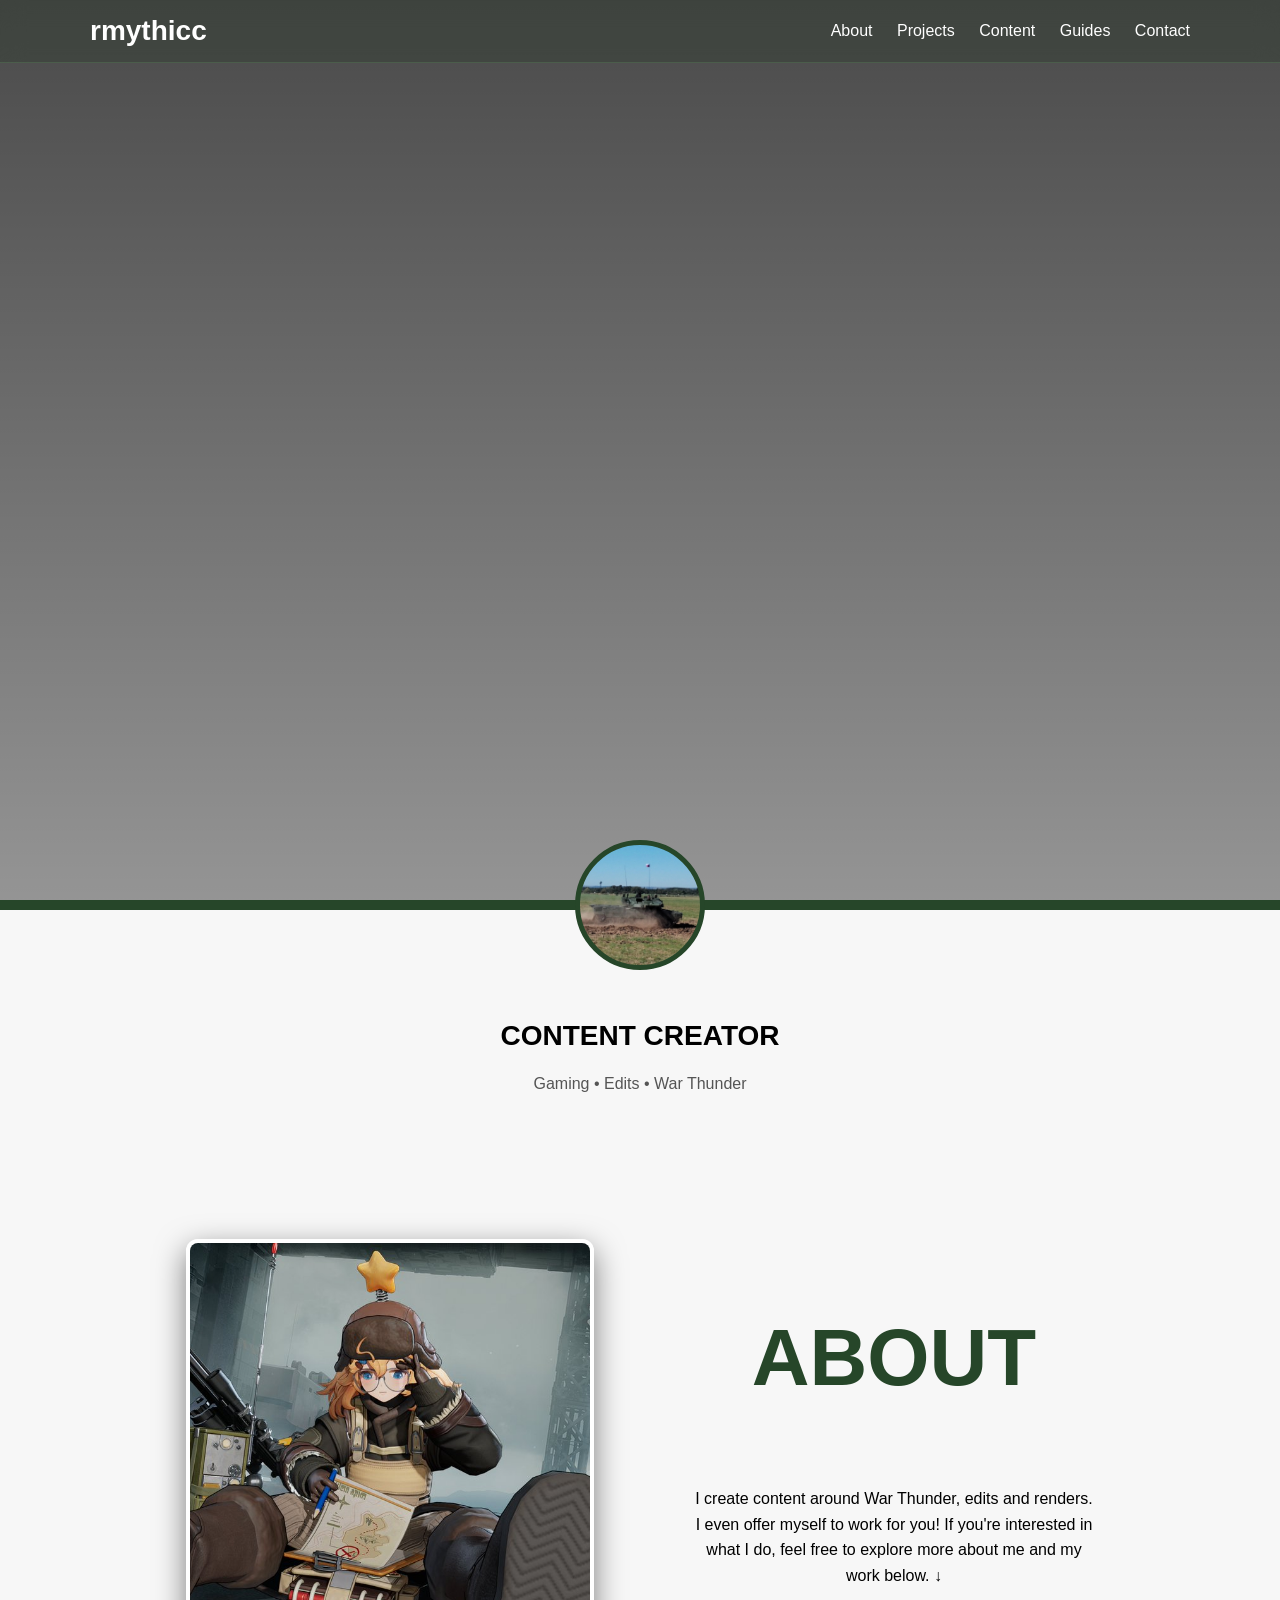
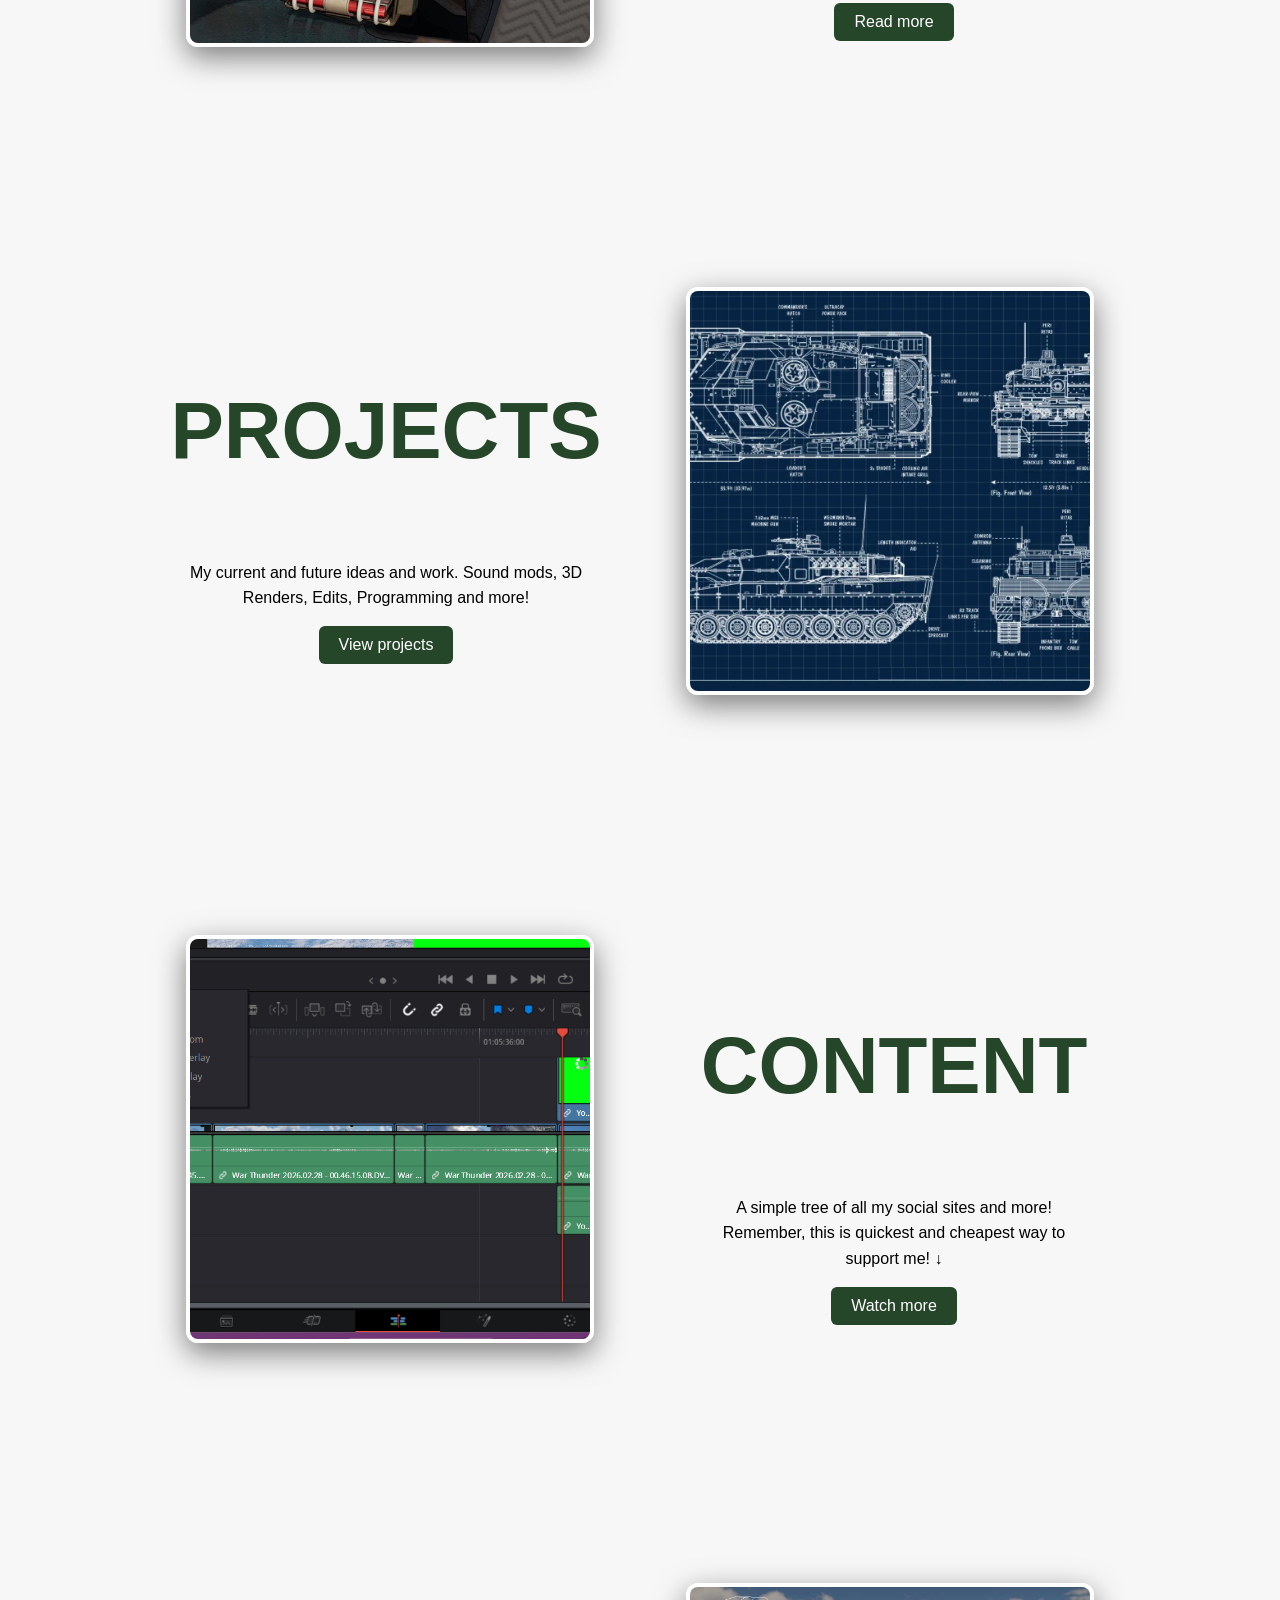
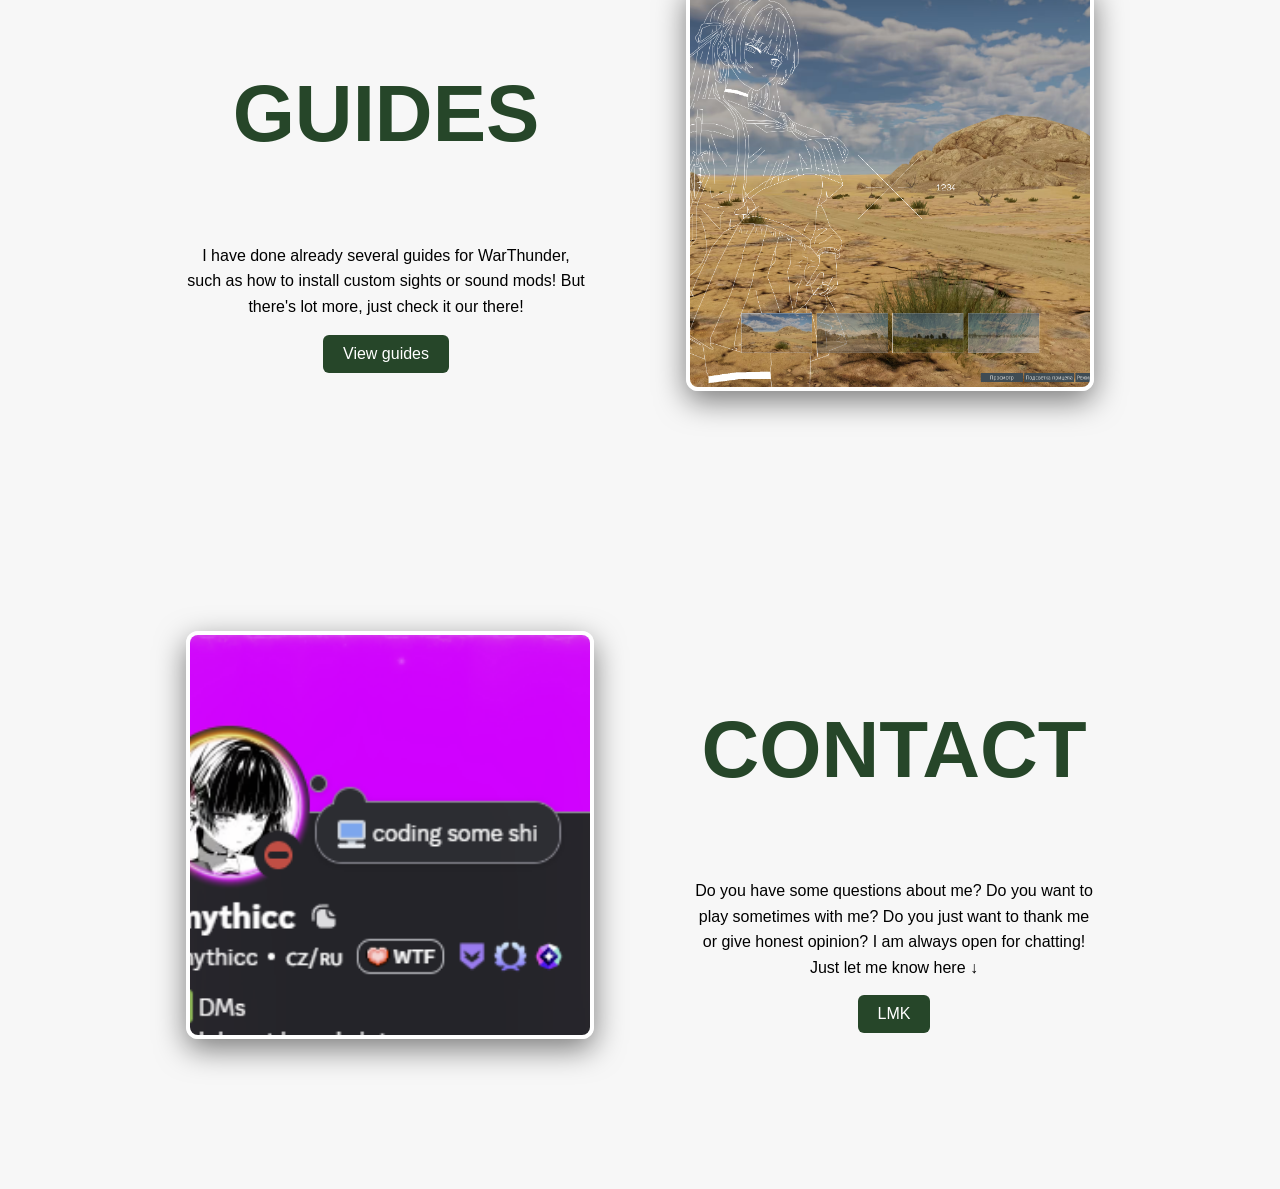
<file: WEB PROJEKT/index.html>
<!DOCTYPE html>
<lang="en">
<head>
    <meta charset="UTF-8">
    <meta name="viewport" content="width=device-width, initial-scale=1.0">
    <title>rmythicc.info</title>
    <link rel="stylesheet" href="style.css">
    <link rel="shortcut icon" href="ecd.png" type="image/x-icon">
</head>

<body>


<header class="hero">
    <video autoplay muted loop playsinline class="bg-video">
        <source src="back_video.mp4" type="video/mp4">
    </video>

    <div class="overlay"></div>

    <div class="navbar">
        <div class="container nav-inner">
            <div class="logo"><a href="index.html">rmythicc</a></div>

            <nav>
                <a href="#about">About</a>
                <a href="#projects">Projects</a>
                <a href="#content">Content</a>
                <a href="#guides">Guides</a>
                <a href="#contact">Contact</a>
            </nav>
        </div>
    </div>
</header>


<div class="green-bar"></div>


<section class="profile">
    <div class="avatar"></div>
    <h1>CONTENT CREATOR</h1>
    <p>Gaming • Edits • War Thunder</p>
</section>

<section class="quick-section">
    <div class="container quick-row" id="about">

        <div class="quick-preview">
            <img src="preview1.jpg" alt="">
        </div>

        <div class="quick-text" >
            <h2>ABOUT</h2>
            <p>
                I create content around War Thunder, edits and renders. I even offer myself to work for you! If you're interested in what I do, feel free to explore more about me and my work below. &#8595;
            </p>

            <a href="about.html" class="btn">Read more</a>
        </div>

    </div>
</section>

<section class="quick-section">
    <div class="container quick-row"id="projects">

        <div class="quick-text" >
            <h2>PROJECTS</h2>
            <p>My current and future ideas and work. Sound mods, 3D Renders, Edits, Programming and more!</p>
            <a href="projects.html" class="btn">View projects</a>
        </div>
        
        <div class="quick-preview">
            <img src="preview2.jpg" alt="">
        </div>

    </div>
</section>

<section class="quick-section">
    <div class="container quick-row"id="content">

        <div class="quick-preview">
            <img src="preview3.png" alt="">
        </div>

        <div class="quick-text" >
            <h2>CONTENT</h2>
            <p>
                A simple tree of all my social sites and more! Remember, this is quickest and cheapest way to support me! &#8595;
            </p>

            <a href="content.html" class="btn">Watch more</a>
        </div>

    </div>
</section>

<section class="quick-section">
    <div class="container quick-row" id="guides">

        <div class="quick-text" >
            <h2>GUIDES</h2>
            <p>I have done already several guides for WarThunder, such as how to install custom sights or sound mods! But there's lot more, just check it our there!</p>
            <a href="guides.html" class="btn">View guides</a>
        </div>
        
        <div class="quick-preview">
            <img src="preview4.png" alt="">
        </div>

    </div>
</section>

<section class="quick-section">
    <div class="container quick-row"id="contact">

        <div class="quick-preview">
            <img src="preview5.png" alt="">
        </div>

        <div class="quick-text" >
            <h2>CONTACT</h2>
            <p>
                Do you have some questions about me? Do you want to play sometimes with me? Do you just want to thank me or give honest opinion? I am always open for chatting! Just let me know here &#8595;
            </p>

            <a href="contact.html" class="btn">LMK</a>
        </div>

    </div>
</section>

</body>

</html>
</file>
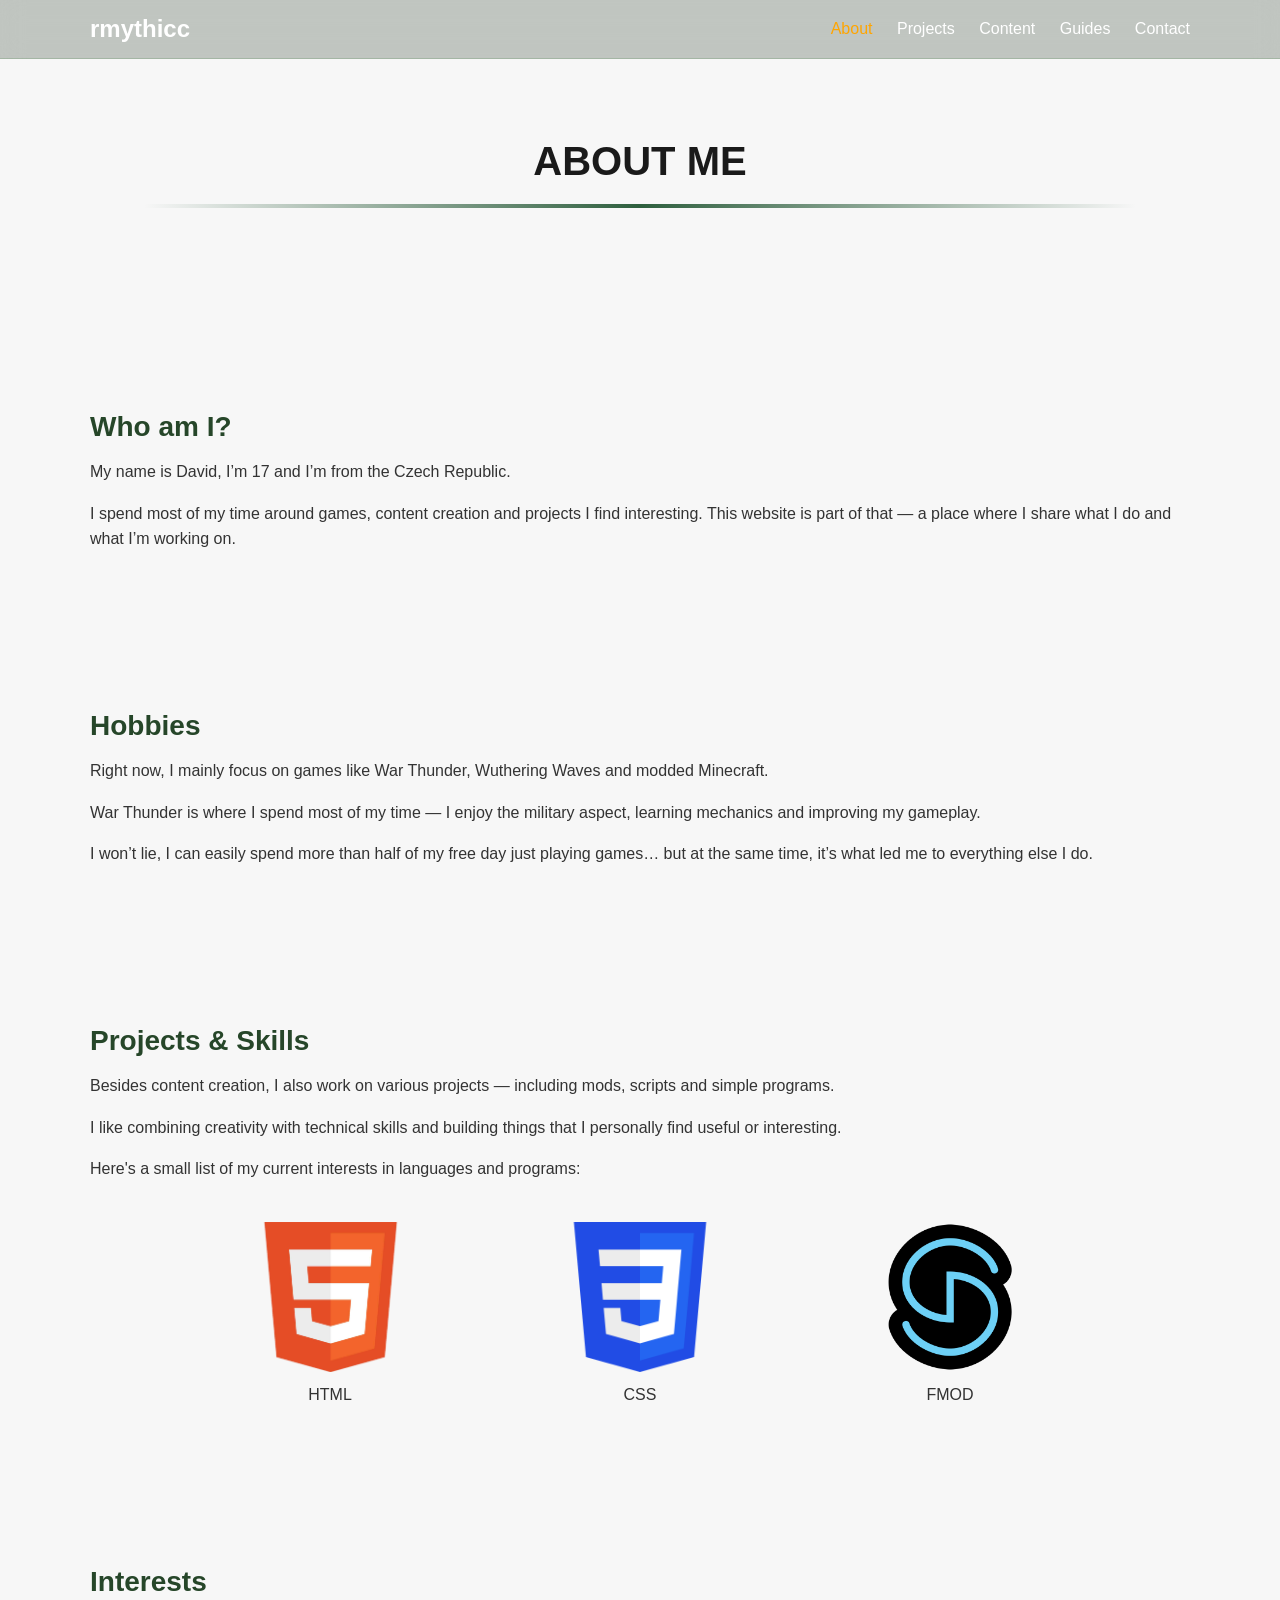
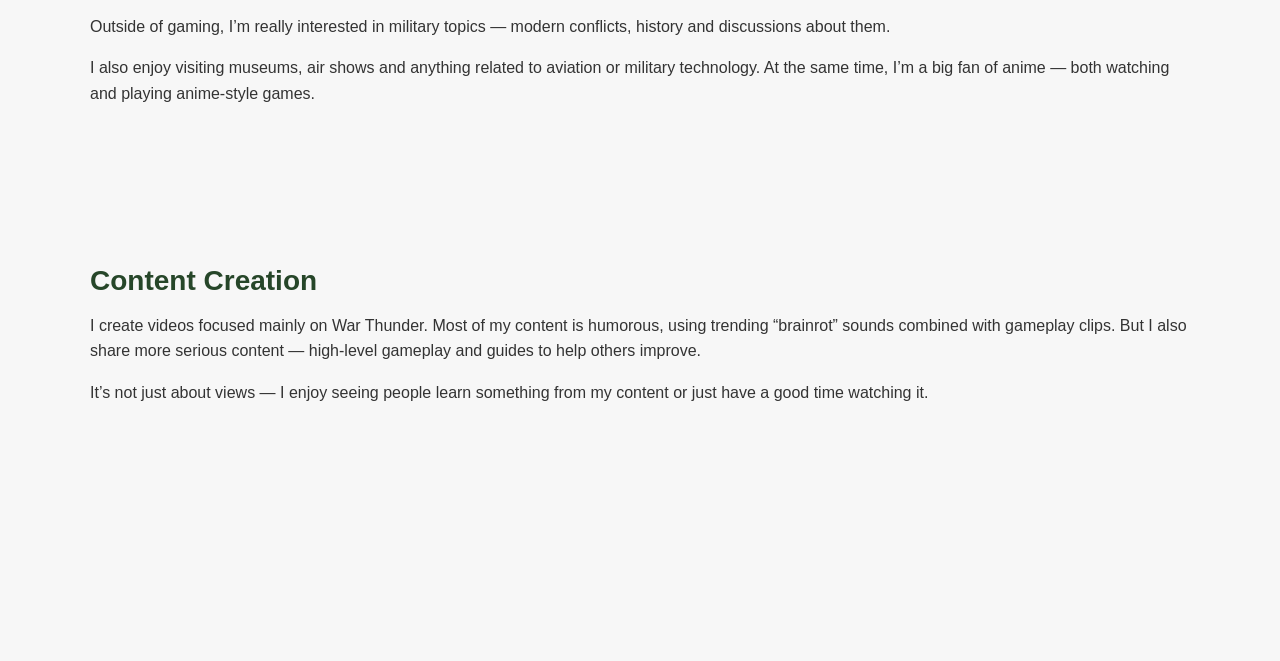
<file: WEB PROJEKT/about.html>
<!DOCTYPE html>
<html lang="cs">
<head>
<meta charset="UTF-8">
<meta name="viewport" content="width=device-width, initial-scale=1.0">
<title>rmythicc - About</title>
<link rel="stylesheet" href="about.css">
<link rel="shortcut icon" href="ecd.png" type="image/x-icon">
</head>

<body>


<header class="header">
  <div class="container nav">
    <div class="logo"><a href="index.html">rmythicc</a></div>
    <nav>
      <a href="#about" class="active">About</a>
      <a href="projects.html">Projects</a>
      <a href="content.html">Content</a>
      <a href="guides.html">Guides</a>
      <a href="contact.html">Contact</a>
    </nav>
  </div>
</header>


<section class="hero-text" id="about">
  <h1>ABOUT ME</h1>
  <div class="separator"></div>
</section>

<section class="about">

    <div class="container">

        <div class="about-row">
            <div class="about-text">
                <h2>Who am I?</h2>
                <p>
                    My name is David, I’m 17 and I’m from the Czech Republic.
                </p>
                <p>
                    I spend most of my time around games, content creation and projects I find interesting.
                    This website is part of that — a place where I share what I do and what I’m working on.
                </p>
            </div>

        </div>

        <div class="about-row">
            <div class="about-text">
                <h2>Hobbies</h2>
                <p>
                    Right now, I mainly focus on games like War Thunder, Wuthering Waves and modded Minecraft.
                </p>
                <p>
                    War Thunder is where I spend most of my time — I enjoy the military aspect, learning mechanics and improving my gameplay.
                </p>
                <p>
                    I won’t lie, I can easily spend more than half of my free day just playing games… but at the same time, it’s what led me to everything else I do.
            </div>

        </div>
        <div class="about-row">
            <div class="about-text">
                <h2>Projects & Skills</h2>
                <p>
                    Besides content creation, I also work on various projects — including mods, scripts and simple programs.
                </p>
                <p>
                    I like combining creativity with technical skills and building things that I personally find useful or interesting.
                </p>
                <p>
                   Here's a small list of my current interests in languages and programs: 
                </p>
               <div class="about-int">

                <div class="skill">
                  <img src="html.png" alt="html">
                  <p>HTML</p>
                 </div>

                <div class="skill">
                  <img src="css.png" alt="css">
                  <p>CSS</p>
                </div>

                 <div class="skill">
                  <img src="fmod.png" alt="fmod">
                  <p>FMOD</p>
                 </div>
                </div>

            </div>
        </div>
        <div class="about-row">
            <div class="about-text">
                <h2>Interests</h2>
                <p>
                    Outside of gaming, I’m really interested in military topics — modern conflicts, history and discussions about them.
                </p>
                <p>
                    I also enjoy visiting museums, air shows and anything related to aviation or military technology.
                    At the same time, I’m a big fan of anime — both watching and playing anime-style games.
                </p>
            </div>

        </div>
        <div class="about-row">
            <div class="about-text">
                <h2>Content Creation</h2>
                <p>
                    I create videos focused mainly on War Thunder.
                    Most of my content is humorous, using trending “brainrot” sounds combined with gameplay clips.
                    But I also share more serious content — high-level gameplay and guides to help others improve.
                </p>
                <p>
                    It’s not just about views — I enjoy seeing people learn something from my content or just have a good time watching it.
                </p>
            </div>

        </div>        
        
    </div>

</section>
</file>
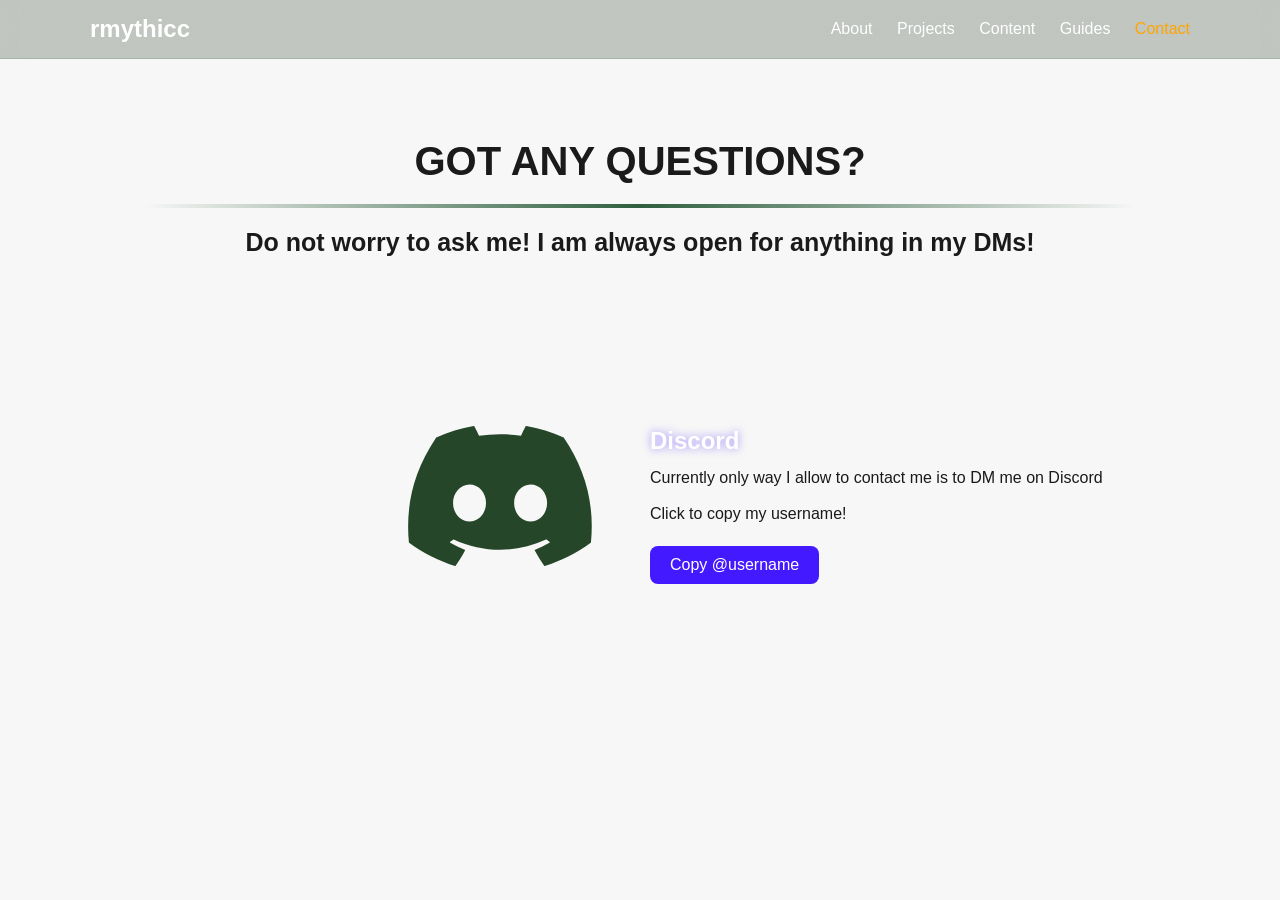
<file: WEB PROJEKT/contact.html>
<!DOCTYPE html>
<html lang="cs">
<head>
<meta charset="UTF-8">
<meta name="viewport" content="width=device-width, initial-scale=1.0">
<title>rmythicc - Contact</title>
<link rel="stylesheet" href="contact.css">
<link rel="shortcut icon" href="ecd.png" type="image/x-icon">
</head>

<body>


<header class="header">
  <div class="container nav">
    <div class="logo"><a href="index.html">rmythicc</a></div>
    <nav>
      <a href="about.html">About</a>
      <a href="projects.html">Projects</a>
      <a href="content.html">Content</a>
      <a href="guides.html">Guides</a>
      <a href="#contact" class="active">Contact</a>
    </nav>
  </div>
</header>


<section class="hero-text" id="contact">
  <h1>GOT ANY QUESTIONS?</h1>
  <div class="separator"></div>
  <h2>Do not worry to ask me! I am always open for anything in my DMs!</h2>
</section>

<section class="section">
  <div class="container row">

    <div class="preview">
      <svg xmlns="http://www.w3.org/2000/svg" viewBox="0 0 640 640"><!--!Font Awesome Free v7.2.0 by @fontawesome - https://fontawesome.com License - https://fontawesome.com/license/free Copyright 2026 Fonticons, Inc.--><path d="M524.5 133.8C524.3 133.5 524.1 133.2 523.7 133.1C485.6 115.6 445.3 103.1 404 96C403.6 95.9 403.2 96 402.9 96.1C402.6 96.2 402.3 96.5 402.1 96.9C396.6 106.8 391.6 117.1 387.2 127.5C342.6 120.7 297.3 120.7 252.8 127.5C248.3 117 243.3 106.8 237.7 96.9C237.5 96.6 237.2 96.3 236.9 96.1C236.6 95.9 236.2 95.9 235.8 95.9C194.5 103 154.2 115.5 116.1 133C115.8 133.1 115.5 133.4 115.3 133.7C39.1 247.5 18.2 358.6 28.4 468.2C28.4 468.5 28.5 468.7 28.6 469C28.7 469.3 28.9 469.4 29.1 469.6C73.5 502.5 123.1 527.6 175.9 543.8C176.3 543.9 176.7 543.9 177 543.8C177.3 543.7 177.7 543.4 177.9 543.1C189.2 527.7 199.3 511.3 207.9 494.3C208 494.1 208.1 493.8 208.1 493.5C208.1 493.2 208.1 493 208 492.7C207.9 492.4 207.8 492.2 207.6 492.1C207.4 492 207.2 491.8 206.9 491.7C191.1 485.6 175.7 478.3 161 469.8C160.7 469.6 160.5 469.4 160.3 469.2C160.1 469 160 468.6 160 468.3C160 468 160 467.7 160.2 467.4C160.4 467.1 160.5 466.9 160.8 466.7C163.9 464.4 167 462 169.9 459.6C170.2 459.4 170.5 459.2 170.8 459.2C171.1 459.2 171.5 459.2 171.8 459.3C268 503.2 372.2 503.2 467.3 459.3C467.6 459.2 468 459.1 468.3 459.1C468.6 459.1 469 459.3 469.2 459.5C472.1 461.9 475.2 464.4 478.3 466.7C478.5 466.9 478.7 467.1 478.9 467.4C479.1 467.7 479.1 468 479.1 468.3C479.1 468.6 479 468.9 478.8 469.2C478.6 469.5 478.4 469.7 478.2 469.8C463.5 478.4 448.2 485.7 432.3 491.6C432.1 491.7 431.8 491.8 431.6 492C431.4 492.2 431.3 492.4 431.2 492.7C431.1 493 431.1 493.2 431.1 493.5C431.1 493.8 431.2 494 431.3 494.3C440.1 511.3 450.1 527.6 461.3 543.1C461.5 543.4 461.9 543.7 462.2 543.8C462.5 543.9 463 543.9 463.3 543.8C516.2 527.6 565.9 502.5 610.4 469.6C610.6 469.4 610.8 469.2 610.9 469C611 468.8 611.1 468.5 611.1 468.2C623.4 341.4 590.6 231.3 524.2 133.7zM222.5 401.5C193.5 401.5 169.7 374.9 169.7 342.3C169.7 309.7 193.1 283.1 222.5 283.1C252.2 283.1 275.8 309.9 275.3 342.3C275.3 375 251.9 401.5 222.5 401.5zM417.9 401.5C388.9 401.5 365.1 374.9 365.1 342.3C365.1 309.7 388.5 283.1 417.9 283.1C447.6 283.1 471.2 309.9 470.7 342.3C470.7 375 447.5 401.5 417.9 401.5z"/></svg>
    </div>

    <div class="card">
      <h2 class="yt">Discord</h2>
      <p>Currently only way I allow to contact me is to DM me on Discord</p>
      <p>Click to copy my username!</p>
      <a onclick="navigator.clipboard.writeText('@.rmythicc'); alert('Copied!')" class="button">Copy @username</a>
    </div>

  </div>
</section>
</file>
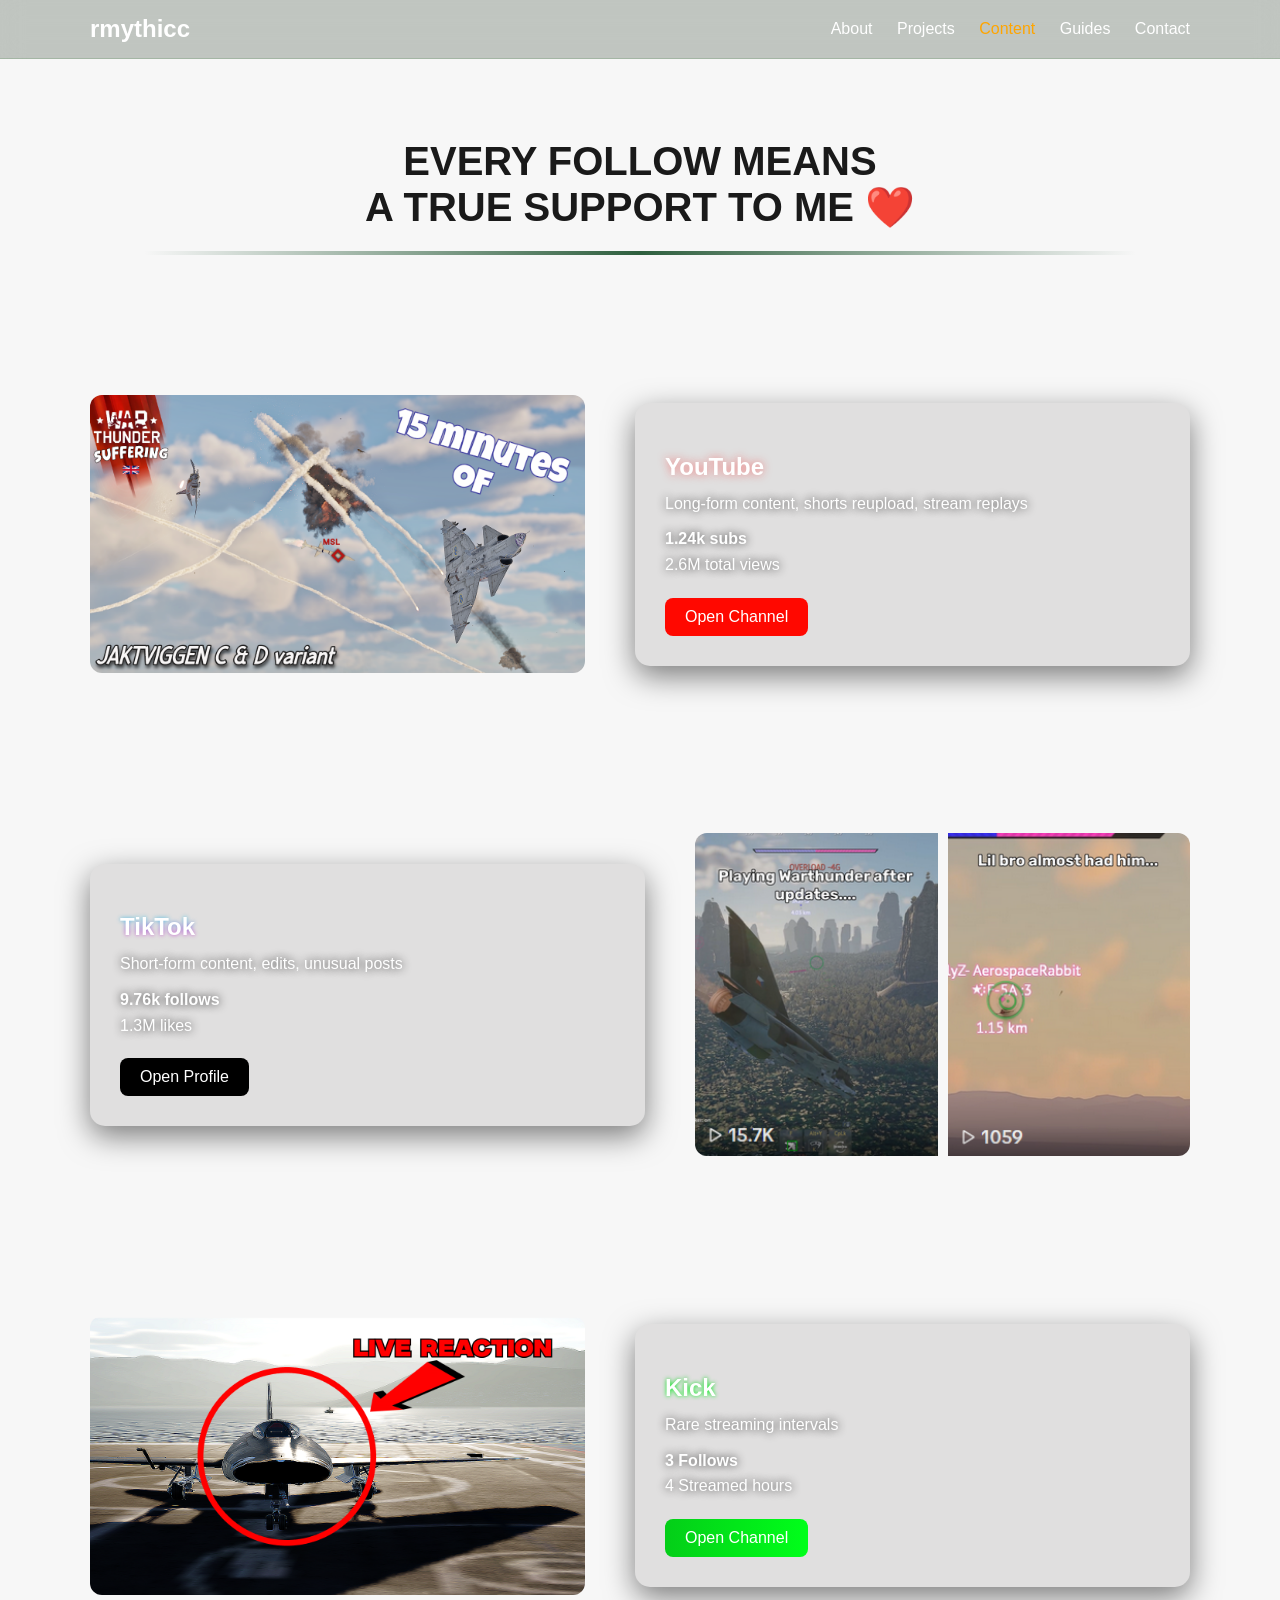
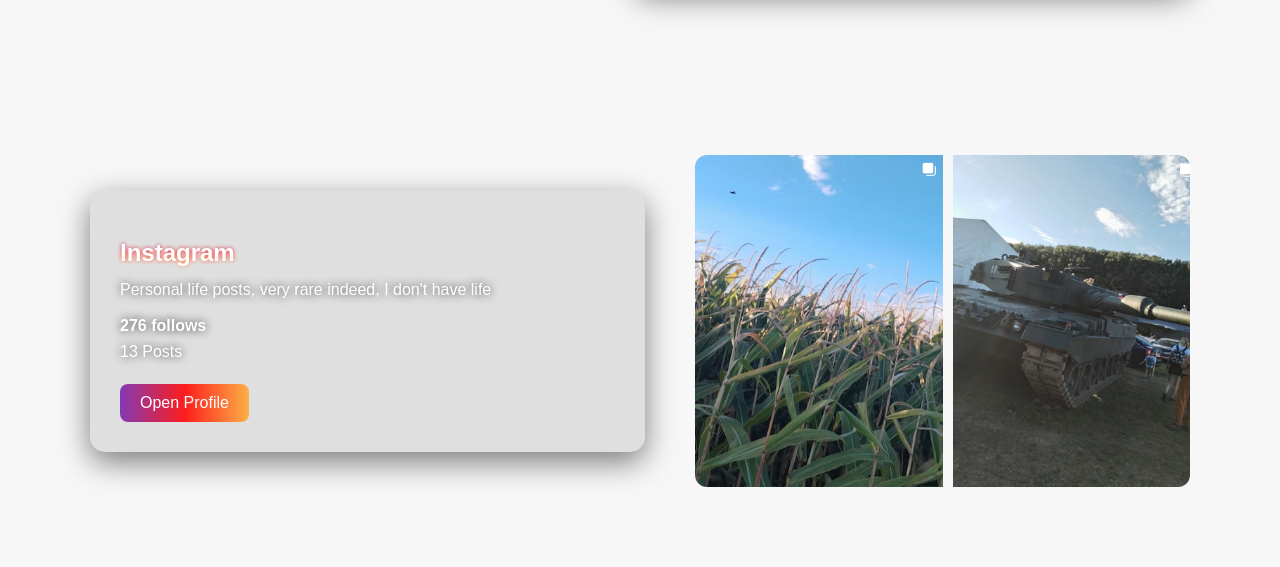
<file: WEB PROJEKT/content.html>
<!DOCTYPE html>
<html lang="cs">
<head>
<meta charset="UTF-8">
<meta name="viewport" content="width=device-width, initial-scale=1.0">
<title>rmythicc Content</title>
<link rel="stylesheet" href="content.css">
<link rel="shortcut icon" href="ecd.png" type="image/x-icon">
</head>

<body>


<header class="header">
  <div class="container nav">
    <div class="logo"><a href="index.html">rmythicc</a></div>
    <nav>
      <a href="about.html">About</a>
      <a href="projects.html">Projects</a>
      <a href="#content" class="active">Content</a>
      <a href="guides.html">Guides</a>
      <a href="contact.html">Contact</a>
    </nav>
  </div>
</header>


<section class="hero-text" id="content">
  <h1>EVERY FOLLOW MEANS<br>A TRUE SUPPORT TO ME ❤️</h1>
  <div class="separator"></div>
</section>


<section class="section">
  <div class="container row">

    <div class="preview">
      <img src="y1.png" alt="">
    </div>

    <div class="card">
      <h2 class="yt">YouTube</h2>
      <p>Long-form content, shorts reupload, stream replays</p>
      <p><b>1.24k subs</b><br>2.6M total views</p>
      <a href="https://www.youtube.com/@rmythicc" class="btnYT">Open Channel</a>
    </div>

  </div>
</section>


<section class="section reverse">
  <div class="container row">

    <div class="preview multi">
      <img src="t1.png">
      <img src="t2.png">
    </div>

    <div class="card">
      <h2 class="tt" data-text="TikTok">TikTok</h2>
      <p>Short-form content, edits, unusual posts</p>
      <p><b>9.76k follows</b><br>1.3M likes</p>
      <a href="https://www.tiktok.com/@rmythicc" class="btnTT">Open Profile</a>
    </div>

  </div>
</section>


<section class="section">
  <div class="container row">

    <div class="preview">
      <img src="k1.png" alt="">
    </div>

    <div class="card">
      <h2 class="ki" data-text="Kick">Kick</h2>
      <p>Rare streaming intervals</p>
      <p><b>3 Follows</b><br>4 Streamed hours</p>
      <a href="https://kick.com/rmythicc" class="btnKI">Open Channel</a>
    </div>

  </div>
</section>

<section class="section reverse">
  <div class="container row">

    <div class="preview multi">
      <img src="i1.png">
      <img src="i2.png">
    </div>

    <div class="card">
      <h2 class="ig" data-text="Instagram">Instagram</h2>
      <p>Personal life posts, very rare indeed, I don't have life</p>
      <p><b>276 follows</b><br>13 Posts</p>
      <a href="https://www.instagram.com/rmythicc.inreal/" class="btnIG">Open Profile</a>
    </div>

  </div>
</section>

</body>
</html>
</file>
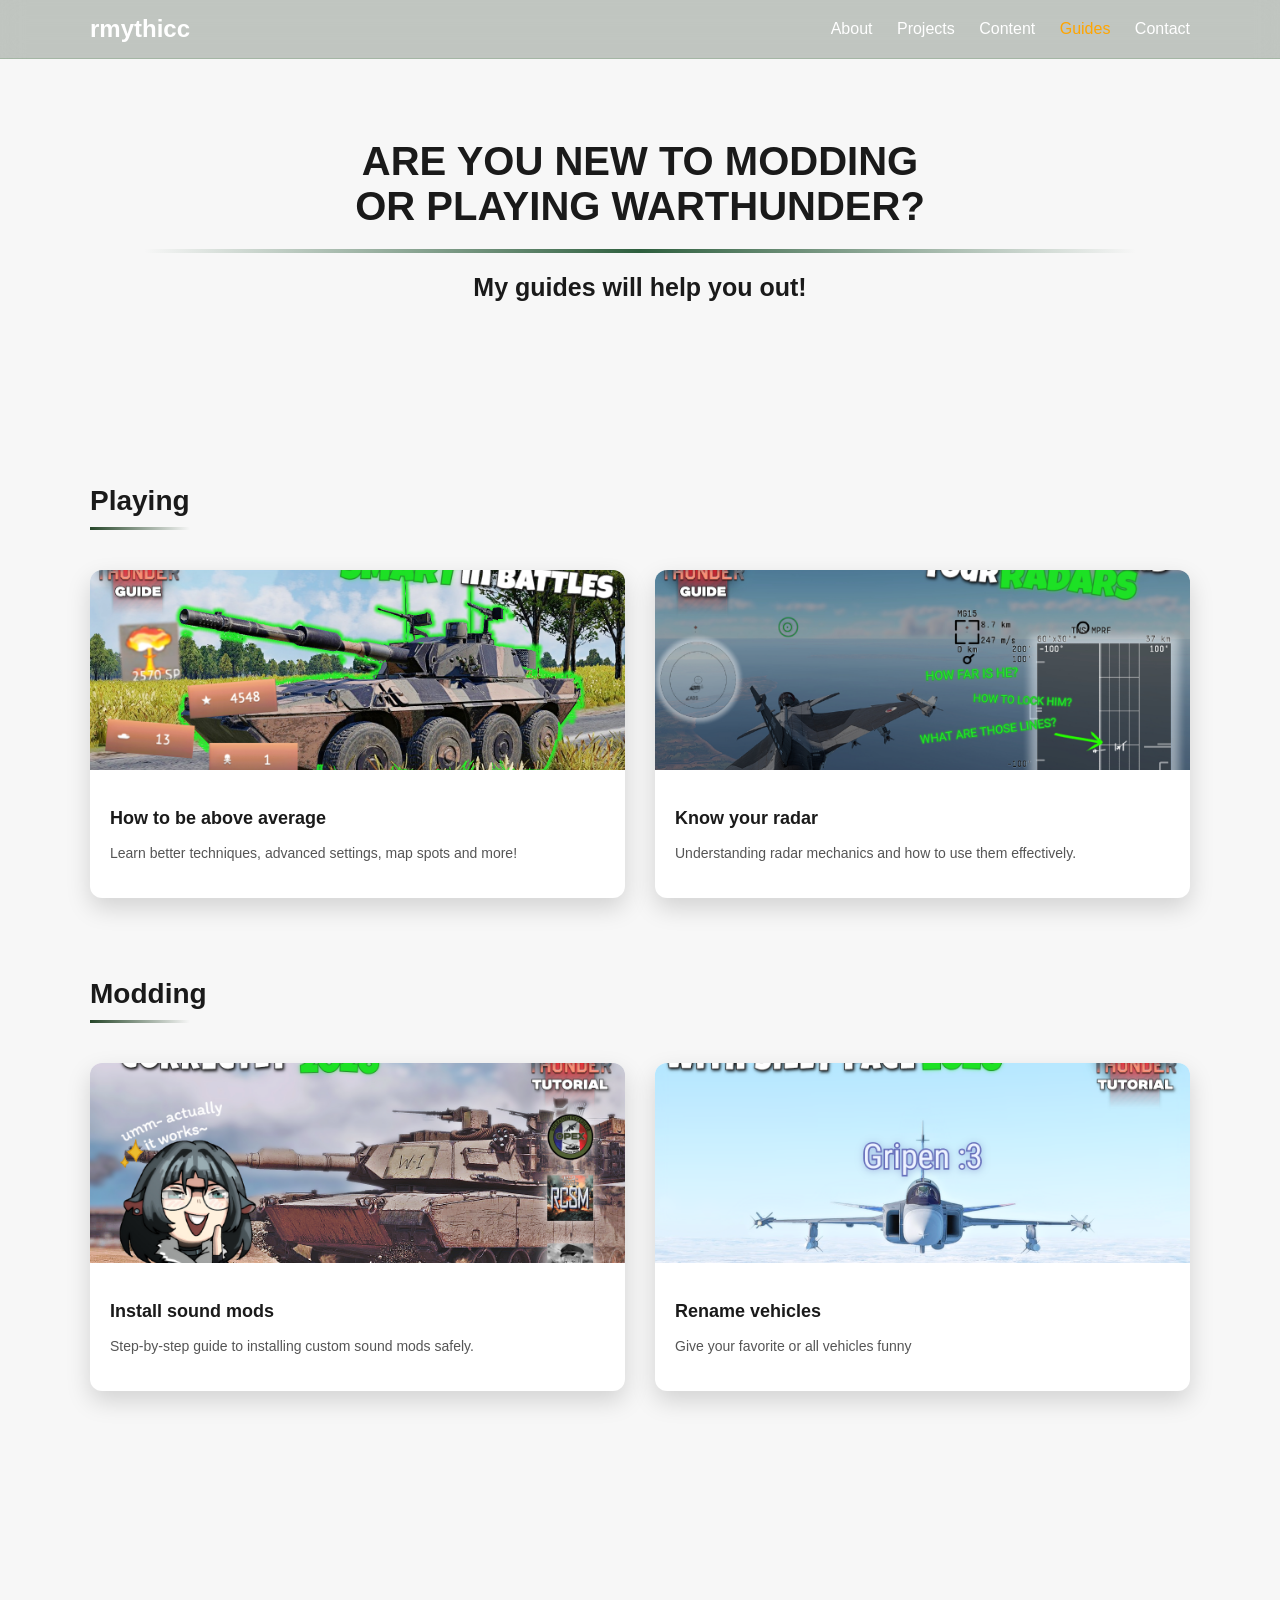
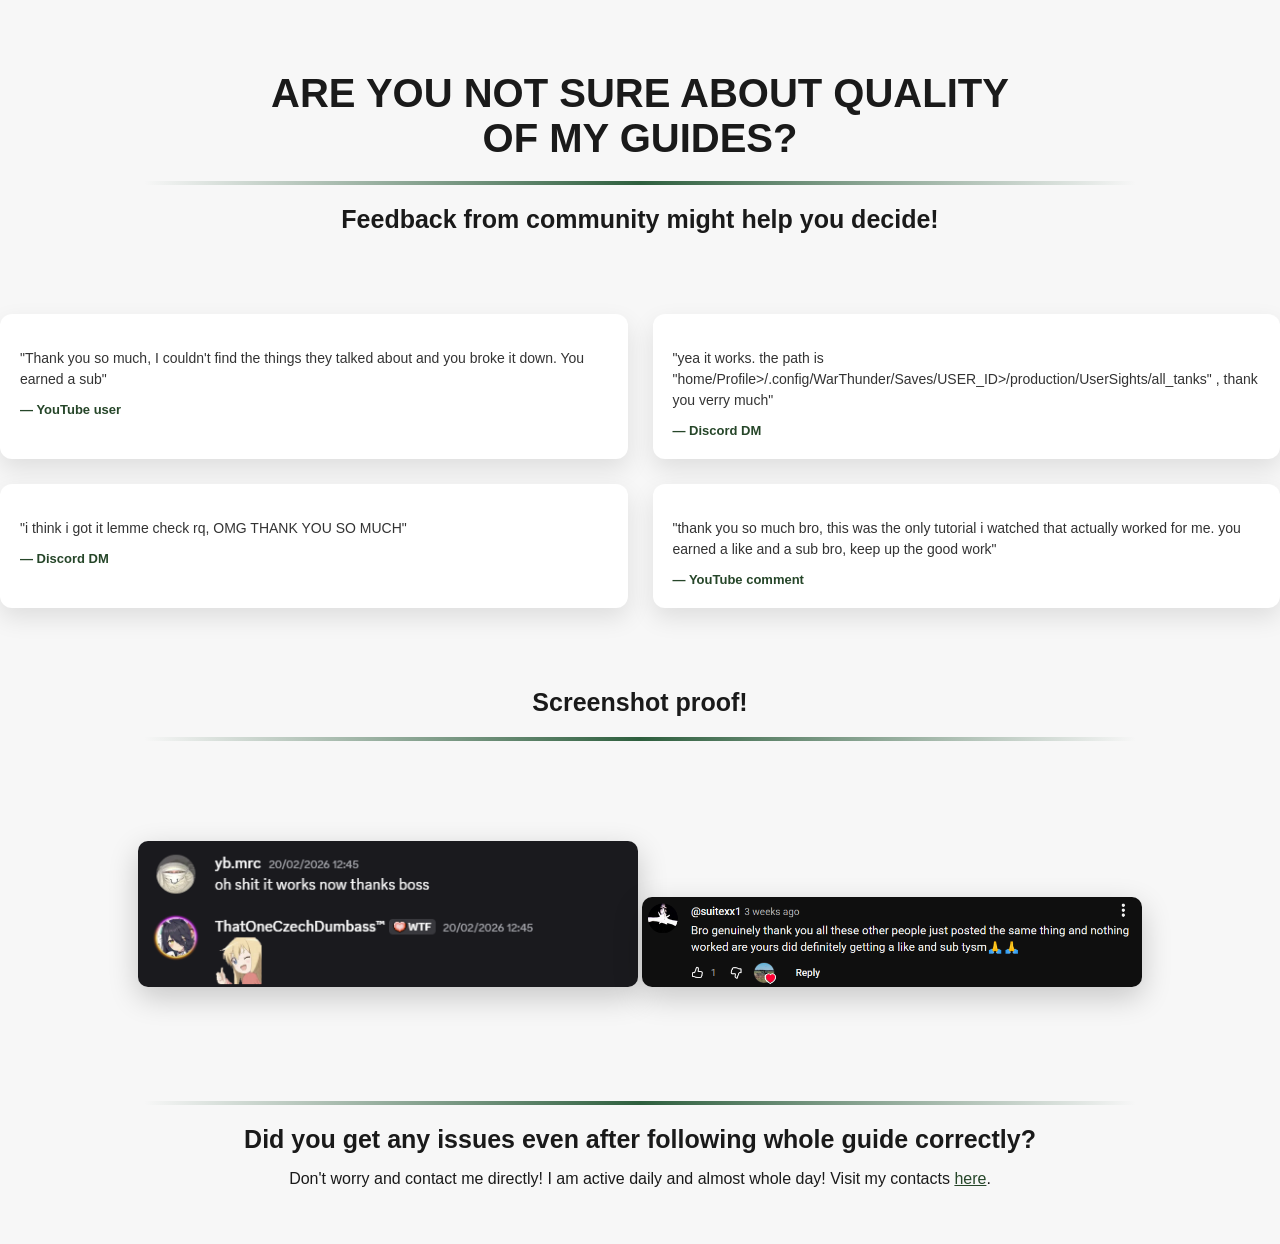
<file: WEB PROJEKT/guides.html>
<!DOCTYPE html>
<html lang="cs">
<head>
<meta charset="UTF-8">
<meta name="viewport" content="width=device-width, initial-scale=1.0">
<title>rmythicc - Guides</title>
<link rel="stylesheet" href="guides.css">
<link rel="shortcut icon" href="ecd.png" type="image/x-icon">
</head>

<body>


<header class="header">
  <div class="container nav">
    <div class="logo"><a href="index.html">rmythicc</a></div>
    <nav>
      <a href="about.html">About</a>
      <a href="projects.html">Projects</a>
      <a href="content.html">Content</a>
      <a href="#guides" class="active">Guides</a>
      <a href="contact.html">Contact</a>
    </nav>
  </div>
</header>


<section class="hero-text" id="guides">
  <h1>ARE YOU NEW TO MODDING<br>OR PLAYING WARTHUNDER?</h1>
  <div class="separator"></div>
  <h2> My guides will help you out!</h2>
</section>


<section class="guides-section">
    <div class="container">

        <h2 class="section-title">Playing</h2>
        <div class="separator2"></div>

        <div class="guides-grid">

            <a href="#" class="guide-card">
                <div class="guide-thumb">
                    <img src="thumb1.jpg" alt="">
                </div>
                <div class="guide-content">
                    <h3>How to be above average</h3>
                    <p>Learn better techniques, advanced settings, map spots and more!</p>
                </div>
            </a>

            <a href="#" class="guide-card">
                <div class="guide-thumb">
                    <img src="thumb2.jpg" alt="">
                </div>
                <div class="guide-content">
                    <h3>Know your radar</h3>
                    <p>Understanding radar mechanics and how to use them effectively.</p>
                </div>
            </a>

        </div>


        <h2 class="section-title">Modding</h2>
        <div class="separator2"></div>

        <div class="guides-grid">

            <a href="#" class="guide-card">
                <div class="guide-thumb">
                    <img src="thumb3.jpg" alt="">
                </div>
                <div class="guide-content">
                    <h3>Install sound mods</h3>
                    <p>Step-by-step guide to installing custom sound mods safely.</p>
                </div>
            </a>


            <a href="#" class="guide-card">
                <div class="guide-thumb">
                    <img src="thumb4.png" alt="">
                </div>
                <div class="guide-content">
                    <h3>Rename vehicles</h3>
                    <p>Give your favorite or all vehicles funny</p>
                </div>
            </a>


    </div>
</section>

<section class="hero-text">
  <h1>ARE YOU NOT SURE ABOUT QUALITY OF MY GUIDES?</h1>
  <div class="separator"></div>
  <h2> Feedback from community might help you decide!</h2>
</section>

<div class="feedback-grid">

    <div class="feedback-card">
        <p>"Thank you so much, I couldn't find the things they talked about and you broke it down. You earned a sub"</p>
        <span class="author">— YouTube user</span>
    </div>

    <div class="feedback-card">
        <p>"yea it works. the path is "home/Profile>/.config/WarThunder/Saves/USER_ID>/production/UserSights/all_tanks" , thank you verry much"</p>
        <span class="author">— Discord DM</span>
    </div>

    <div class="feedback-card">
        <p>"i think i got it lemme check rq, OMG THANK YOU SO MUCH"</p>
        <span class="author">— Discord DM</span>
    </div>

    <div class="feedback-card">
        <p>"thank you so much bro, this was the only tutorial i watched that actually worked for me. you earned a like and a sub bro, keep up the good work"</p>
        <span class="author">— YouTube comment</span>
    </div>

</div>

<section class="hero-text">
  <h2> Screenshot proof!</h2>
  <div class="separator"></div>

</section>

<div class="feedback-proof">
    <img src="comment-proof1.png" alt="Discord comment proof">
    <img src="comment-proof2.png" alt="YouTube comment proof">
</div>

<section class="hero-text">

    <div class="separator"></div>
    <h2> Did you get any issues even after following whole guide correctly? </h2>
    <p>Don't worry and contact me directly! I am active daily and almost whole day! Visit my contacts <a href="contact.html">here</a>.</p>

</section>

</body>
</html>
</file>
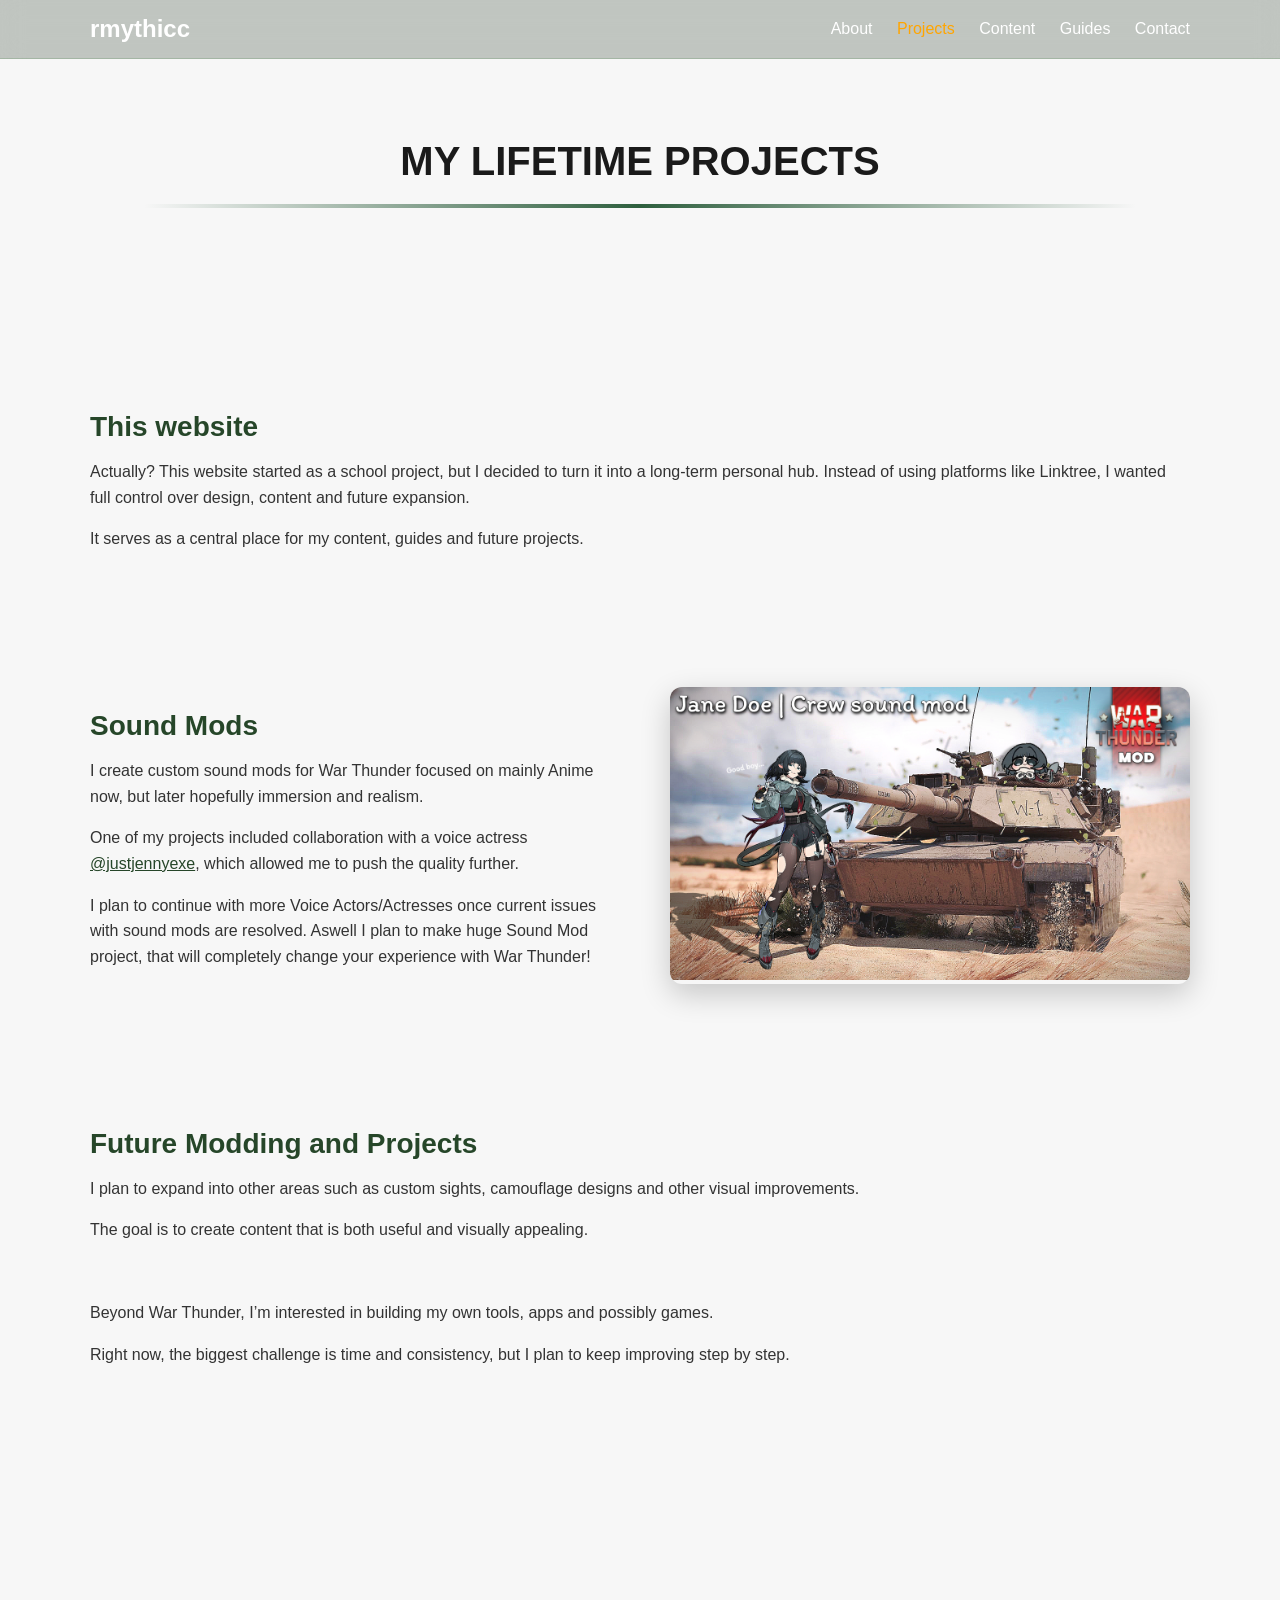
<file: WEB PROJEKT/projects.html>
<!DOCTYPE html>
<html lang="cs">
<head>
<meta charset="UTF-8">
<meta name="viewport" content="width=device-width, initial-scale=1.0">
<title>rmythicc - Guides</title>
<link rel="stylesheet" href="projects.css">
<link rel="shortcut icon" href="ecd.png" type="image/x-icon">
</head>

<body>


<header class="header">
  <div class="container nav">
    <div class="logo"><a href="index.html">rmythicc</a></div>
    <nav>
      <a href="about.html">About</a>
      <a href="#projects" class="active">Projects</a>
      <a href="content.html">Content</a>
      <a href="guides.html">Guides</a>
      <a href="contact.html">Contact</a>
    </nav>
  </div>
</header>


<section class="hero-text" id="projects">
  <h1>MY LIFETIME PROJECTS</h1>
  <div class="separator"></div>
</section>

<section class="projects">

    <div class="container">

        <div class="project-row">
            <div class="project-text">
                <h2>This website</h2>
                <p>
                    Actually? This website started as a school project, but I decided to turn it into a long-term personal hub.
                    Instead of using platforms like Linktree, I wanted full control over design, content and future expansion.
                </p>
                <p>
                    It serves as a central place for my content, guides and future projects.
                </p>
            </div>

        </div>

        <div class="project-row">
            <div class="project-text">
                <h2>Sound Mods</h2>
                <p>
                    I create custom sound mods for War Thunder focused on mainly Anime now, but later hopefully immersion and realism.
                </p>
                <p>
                    One of my projects included collaboration with a voice actress <a href="https://www.youtube.com/@justjennyexe">@justjennyexe</a>, which allowed me to push the quality further.
                </p>
                <p>
                    I plan to continue with more Voice Actors/Actresses once current issues with sound mods are resolved. Aswell I plan to make huge Sound Mod project, that will completely change your experience with War Thunder!
                </p>
            </div>

            <div class="project-preview">
                <img src="soundmod.jpg" alt="">
            </div>
        </div>

        <div class="project-row">
            <div class="project-text">
                <h2>Future Modding and Projects</h2>
                <p>
                    I plan to expand into other areas such as custom sights, camouflage designs and other visual improvements.
                </p>
                <p>
                    The goal is to create content that is both useful and visually appealing.
                </p>
                <p>&nbsp;</p>
                <p>
                    Beyond War Thunder, I’m interested in building my own tools, apps and possibly games.
                </p>
                <p>
                    Right now, the biggest challenge is time and consistency, but I plan to keep improving step by step.
                </p>
            </div>

        </div>

    </div>

</section>
</file>
<file: WEB PROJEKT/style.css>
body {
    margin: 0;
    font-family: Arial, sans-serif;
    background-color: #f7f7f7;
}

.container {
    max-width: 1100px;
    width: 90%;
    margin: auto;
}

.hero {
    position: relative;
    height: 100vh;
    overflow: hidden;
}

.bg-video {
    position: absolute;
    top: 0;
    left: 0;
    width: 100%;
    height: 100%;
    object-fit: cover;
    z-index: -2;
}

.overlay {
    position: absolute;
    width: 100%;
    height: 100%;
    background: linear-gradient(to bottom, rgba(0,0,0,0.7), rgba(0,0,0,0.4));
    z-index: -1;
}


.navbar {
    position: fixed;
    top: 0;
    left: 0;
    width: 100%;

    z-index: 1000;

    background: rgba(30, 50, 30, 0.25);
    backdrop-filter: blur(12px);
    border-bottom: 1px solid rgba(100,150,100,0.3);
    -webkit-backdrop-filter: blur(10px);


}

.nav-inner {
    display: flex;
    justify-content: space-between;
    align-items: center;

    padding: 15px 0;
}

.logo a{
    color: white;
    font-size: 28px;
    font-weight: bold;
    text-decoration: none;
}

nav a {
    color: white;
    margin-left: 20px;
    text-decoration: none;
    position: relative;
}

nav a::after {
    content: "";
    position: absolute;
    width: 0%;
    height: 2px;
    background: white;
    bottom: -5px;
    left: 0;
    transition: 0.3s;
}

nav a:hover::after {
    width: 100%;
}

.green-bar {
    height: 10px;
    background: #264629;
}

.profile {
    transform: translateY(-10px);
    text-align: center;
    padding-top: 100px;
    position: relative;
}

.avatar {
    width: 120px;
    height: 120px;
    border-radius: 50%;
    border: 5px solid #264629;
    background: url("leopard2a8.jpg") center/cover;

    position: absolute;
    top: -60px;
    left: 50%;
    transform: translateX(-50%);
}

.profile h1 {
    font-size: 28px;
    margin-top: 20px;
}

.profile p {
    color: #555;
}

.container {
    max-width: 1100px;
    width: 90%;
    margin: auto;
}

.quick-section {
    padding: 120px 0;
}

.quick-section:last-of-type{
    padding-bottom: 150px;
}

.quick-row {
    display: flex;
    align-items: center;
    gap: 100px;
    justify-content: center;
}



.quick-text h2 {
    font-size: 80px;
    font-weight: bold;
    color: #264629;
    text-align: center;

}

.quick-text {
    max-width: 400px;
    align-items: center;
    display: flex;
    flex-direction: column;
    justify-content: center;
    flex: 1;
}

.quick-text p {
    line-height: 1.6;
    margin-bottom: 15px;
    text-align: center;
}

.btn {
    display: inline-block;
    padding: 10px 20px;
    background: #264629;
    color: white;
    text-decoration: none;
    border-radius: 6px;
    transition: 0.3s;
}

.btn:hover {
    background: #1b331d;
}

.quick-preview {
    max-width: 400px;
    flex: 1;
    aspect-ratio: 1/1;
    border-radius: 12px;
    overflow: hidden;
    border: 4px solid white;
    box-shadow: 0 10px 30px rgba(0,0,0,0.5);
}

.quick-preview img {
    width: 100%;
    height: 100%;
    object-fit: cover;
}
</file>
<file: WEB PROJEKT/about.css>
body {
    margin: 0;
    font-family: Arial, sans-serif;
    background: #f7f7f7;
    color: white;
}

.container {
    max-width: 1100px;
    width: 90%;
    margin: auto;
}

.header {
    position: sticky;
    top: 0;
    background: rgba(30, 50, 30, 0.25);
    backdrop-filter: blur(12px);
    border-bottom: 1px solid rgba(100,150,100,0.3);
    -webkit-backdrop-filter: blur(10px);
    z-index: 100;
}

.nav {
    display: flex;
    justify-content: space-between;
    align-items: center;
    padding: 15px 0;
}

.logo a {
    font-weight: bold;
    font-size: 24px;
    text-decoration: none;
    color: white
}

nav a {
    color: white;
    margin-left: 20px;
    text-decoration: none;
    position: relative;
}



nav a::after {
    content: "";
    position: absolute;
    width: 0%;
    height: 2px;
    background: white;
    bottom: -5px;
    left: 0;
    transition: 0.3s;
}

nav a:hover::after {
    width: 100%;
}
nav a.active {
    color: orange;
}
.hero-text {
    text-align: center;
    padding: 80px 20px 40px;
}

.hero-text p {
    color: #1a1a1a;
}

.hero-text a {
    color: #264629;
    
}

.hero-text h1 {
    font-size: 40px;
    max-width: 800px;
    margin: auto;
    color: #1a1a1a;
}
.hero-text h2 {
    font-size: 25px;
    max-width: 800px;
    margin: auto;
    color: #1a1a1a;
}

.separator {
    height: 4px;
    background: linear-gradient(to right, transparent, #2e5f3e, transparent);
    width: 80%;
    margin: 20px auto;
}

.section {
    padding: 80px 0;
}
.about {
    padding: 120px 0;
}

.about-row {
    display: flex;
    align-items: center;
    gap: 60px;
    margin-bottom: 120px;
}

.about-row.reverse {
    flex-direction: row-reverse;
}

.about-text {
    flex: 1;
}
.about-text a {
    color: #264629;
    
}

.about-text h2 {
    font-size: 28px;
    margin-bottom: 15px;
    color: #264629;
}

.about-text p {
    margin-bottom: 15px;
    line-height: 1.6;
    color: #333;
}

.about-preview {
    flex: 1;
    border-radius: 12px;
    overflow: hidden;
    box-shadow: 0 10px 30px rgba(0,0,0,0.2);
}

.about-preview img {
    width: 100%;
    height: 100%;
    object-fit: cover;
    transition: 0.3s;
}


.about-preview:hover img {
    transform: scale(1.05);
}


.about-int img {
    max-width: 150px;
    width: 100%;
    padding-left: 40px;
    padding-right: 40px;
}
.about-int {
    margin-top: 40px;
    display: flex;
    justify-content: center;
    gap: 80px;
    flex-wrap: wrap;
}

.skill {
    display: flex;
    flex-direction: column;
    align-items: center;
    text-align: center;
}

.skill img {
    max-width: 150px;
    width: 100%;
}

.skill p {
    margin-top: 10px;
}
</file>
<file: WEB PROJEKT/contact.css>
body {
    margin: 0;
    font-family: Arial, sans-serif;
    background: #f7f7f7;
    color: white;
}

.container {
    max-width: 1100px;
    width: 90%;
    margin: auto;
}

.header {
    position: sticky;
    top: 0;
    background: rgba(30, 50, 30, 0.25);
    backdrop-filter: blur(12px);
    border-bottom: 1px solid rgba(100,150,100,0.3);
    -webkit-backdrop-filter: blur(10px);
    z-index: 100;
}

.nav {
    display: flex;
    justify-content: space-between;
    align-items: center;
    padding: 15px 0;
}

.logo a {
    font-weight: bold;
    font-size: 24px;
    text-decoration: none;
    color: white
}

nav a {
    color: white;
    margin-left: 20px;
    text-decoration: none;
    position: relative;
}



nav a::after {
    content: "";
    position: absolute;
    width: 0%;
    height: 2px;
    background: white;
    bottom: -5px;
    left: 0;
    transition: 0.3s;
}

nav a:hover::after {
    width: 100%;
}
nav a.active {
    color: orange;
}
.hero-text {
    text-align: center;
    padding: 80px 20px 40px;
}

.hero-text p {
    color: #1a1a1a;
}

.hero-text a {
    color: #264629;
    
}

.hero-text h1 {
    font-size: 40px;
    max-width: 800px;
    margin: auto;
    color: #1a1a1a;
}
.hero-text h2 {
    font-size: 25px;
    max-width: 800px;
    margin: auto;
    color: #1a1a1a;
}

.separator {
    height: 4px;
    background: linear-gradient(to right, transparent, #2e5f3e, transparent);
    width: 80%;
    margin: 20px auto;
}

.section {
    padding: 80px 0;
}
.row {
    display: flex;
    align-items: center;
    gap: 20px;
}

.reverse .row {
    flex-direction: row-reverse;
}

.preview {
    flex: 1;
    display: flex;
    justify-content: flex-end;
}

.preview svg {
    width: 200px;
    height: 200px;
    display: block;
    transition: 0.3s;
    fill: #264629;
}

.preview:hover svg {
    fill: rgb(67, 25, 255);
}


.card {
    flex: 1;
    background: rgba(0,0,0,0);
    padding: 30px;
    border-radius: 15px;
    box-shadow: 0 10px 30px rgba(0,0,0,0);
}

.card h2 {
    margin-bottom: 10px;
}

.card p {
    margin: 10px 0;
    line-height: 1.6;
    color: #1a1a1a;
}

.button {
    display: inline-block;
    margin-top: 10px;
    padding: 10px 20px;
    background: rgb(67, 25, 255);
    color: white;
    text-decoration: none;
    border-radius: 8px;
    transition: 0.3s;
}
.card .yt {
    text-shadow: 0px 0px 8px rgba(77, 33, 255, 0.5);}
</file>
<file: WEB PROJEKT/content.css>
body {
    margin: 0;
    font-family: Arial, sans-serif;
    background: #f7f7f7;
    color: white;
}

.container {
    max-width: 1100px;
    width: 90%;
    margin: auto;
}

.header {
    position: sticky;
    top: 0;
    background: rgba(30, 50, 30, 0.25);
    backdrop-filter: blur(12px);
    border-bottom: 1px solid rgba(100,150,100,0.3);
    -webkit-backdrop-filter: blur(10px);
    z-index: 100;
}

.nav {
    display: flex;
    justify-content: space-between;
    align-items: center;
    padding: 15px 0;
}

.logo a {
    font-weight: bold;
    font-size: 24px;
    text-decoration: none;
    color: white
}

nav a {
    color: white;
    margin-left: 20px;
    text-decoration: none;
    position: relative;
}



nav a::after {
    content: "";
    position: absolute;
    width: 0%;
    height: 2px;
    background: white;
    bottom: -5px;
    left: 0;
    transition: 0.3s;
}

nav a:hover::after {
    width: 100%;
}
nav a.active {
    color: orange;
}
.hero-text {
    text-align: center;
    padding: 80px 20px 40px;
}

.hero-text h1 {
    font-size: 40px;
    max-width: 800px;
    margin: auto;
    color: #1a1a1a;
}

.separator {
    height: 4px;
    background: linear-gradient(to right, transparent, #2e5f3e, transparent);
    width: 80%;
    margin: 20px auto;
}

.section {
    padding: 80px 0;
}

.row {
    display: flex;
    align-items: center;
    gap: 50px;
}

.reverse .row {
    flex-direction: row-reverse;
}

.preview {
    flex: 1;
    overflow: hidden;
    border-radius: 12px;
}

.preview img {
    width: 100%;
    display: block;
    transition: 0.3s;
}

.preview:hover img {
    transform: scale(1.08);
}

.multi {
    display: flex;
    gap: 10px;
}

.multi img {
    width: 50%;
}

.card {
    flex: 1;
    background: #e0dfdf;
    padding: 30px;
    border-radius: 15px;
    box-shadow: 0 10px 30px rgba(0,0,0,0.5);
}

.card h2 {
    margin-bottom: 10px;
}

.card p {
    margin: 10px 0;
    line-height: 1.6;
    text-shadow: 0px 0px 8px rgba(26, 26, 26, 0.85);
}

.btnYT {
    display: inline-block;
    margin-top: 10px;
    padding: 10px 20px;
    background: rgb(255, 8, 0);
    color: white;
    text-decoration: none;
    border-radius: 8px;
    transition: 0.3s;
}
.card .yt {
    text-shadow: 0px 0px 8px rgb(255, 33, 33, 0.5);
}
.btnTT {
    display: inline-block;
    margin-top: 10px;
    padding: 10px 20px;
    background: rgb(0, 0, 0);
    color: rgb(255, 255, 255);
    text-decoration: none;
    border-radius: 8px;
    transition: 0.3s;
}
.card .tt {
    position: relative;
    color: white;
    z-index: 1;
}

.card .tt::before {
    content: attr(data-text);
    position: absolute;
    inset: 0;

    background: linear-gradient(#20ecec, #ff13c0);
    -webkit-background-clip: text;
    -webkit-text-fill-color: transparent;

    transform: translate(0px, 0px);
    filter: blur(2px);

    z-index: -1;
}

    
.btnKI {
    display: inline-block;
    margin-top: 10px;
    padding: 10px 20px;
    background: linear-gradient(to right, rgb(4, 206, 24), rgb(0, 255, 26)) ;
    color: white;
    text-decoration: none;
    border-radius: 8px;
    transition: 0.3s;
}
.card .ki {
    position: relative;
    color: white;
    z-index: 1;
}

.card .ki::before {
    content: attr(data-text);
    position: absolute;
    inset: 0;

    background: linear-gradient(rgb(4, 206, 24), rgb(0, 255, 26));
    -webkit-background-clip: text;
    -webkit-text-fill-color: transparent;

    transform: translate(0px, 0px);
    filter: blur(2px);

    z-index: -1; 
}
.btnIG {
    display: inline-block;
    margin-top: 10px;
    padding: 10px 20px;
    background: linear-gradient(
    to right,
    #833ab4,#fd1d1d,#fcb045);
    color: white;
    text-decoration: none;
    border-radius: 8px;
    transition: 0.3s;
}
.card .ig {
    position: relative;
    color: white;
    z-index: 1;
}

.card .ig::before {
    content: attr(data-text);
    position: absolute;
    inset: 0;

    background: linear-gradient(#833ab4,#fd1d1d,#fcb045);
    -webkit-background-clip: text;
    -webkit-text-fill-color: transparent;

    transform: translate(0px, 0px);
    filter: blur(2px);

    z-index: -1; 
}

.btn:hover {
    background: white;
}
</file>
<file: WEB PROJEKT/guides.css>
body {
    margin: 0;
    font-family: Arial, sans-serif;
    background: #f7f7f7;
    color: white;
}

.container {
    max-width: 1100px;
    width: 90%;
    margin: auto;
}

.header {
    position: sticky;
    top: 0;
    background: rgba(30, 50, 30, 0.25);
    backdrop-filter: blur(12px);
    border-bottom: 1px solid rgba(100,150,100,0.3);
    -webkit-backdrop-filter: blur(10px);
    z-index: 100;
}

.nav {
    display: flex;
    justify-content: space-between;
    align-items: center;
    padding: 15px 0;
}

.logo a {
    font-weight: bold;
    font-size: 24px;
    text-decoration: none;
    color: white
}

nav a {
    color: white;
    margin-left: 20px;
    text-decoration: none;
    position: relative;
}



nav a::after {
    content: "";
    position: absolute;
    width: 0%;
    height: 2px;
    background: white;
    bottom: -5px;
    left: 0;
    transition: 0.3s;
}

nav a:hover::after {
    width: 100%;
}
nav a.active {
    color: orange;
}
.hero-text {
    text-align: center;
    padding: 80px 20px 40px;
}

.hero-text p {
    color: #1a1a1a;
}

.hero-text a {
    color: #264629;
    
}

.hero-text h1 {
    font-size: 40px;
    max-width: 800px;
    margin: auto;
    color: #1a1a1a;
}
.hero-text h2 {
    font-size: 25px;
    max-width: 800px;
    margin: auto;
    color: #1a1a1a;
}

.separator {
    height: 4px;
    background: linear-gradient(to right, transparent, #2e5f3e, transparent);
    width: 80%;
    margin: 20px auto;
}

.section {
    padding: 80px 0;
}

.guides-section {
    padding: 120px 0;
}

.section-title {
    font-size: 28px;
    margin-bottom: 10px;
    color: #1a1a1a;
}


.separator2 {
    height: 3px;
    width: 100px;
    margin-bottom: 40px;
    background: linear-gradient(to right, #264629, transparent);
}


.guides-grid {
    display: grid;
    grid-template-columns: repeat(2, 1fr);
    gap: 30px;
    margin-bottom: 80px;
}

.guide-card {
    display: block;
    text-decoration: none;
    color: inherit;

    background: white;
    border-radius: 12px;
    overflow: hidden;

    box-shadow: 0 10px 25px rgba(0,0,0,0.15);
    transition: 0.3s;
}

.guide-card:hover {
    transform: translateY(-5px);
}

.guide-thumb {
    width: 100%;
    height: 200px;
    overflow: hidden;
}

.guide-thumb img {
    width: 100%;
    height: 100%;
    object-fit: cover;
    transition: 0.3s;
}

.guide-card:hover img {
    transform: scale(1.05);
}

.guide-content {
    padding: 20px;
}

.guide-content h3 {
    margin-bottom: 10px;
    font-size: 18px;
    color: #1a1a1a;
}

.guide-content p {
    font-size: 14px;
    line-height: 1.5;
    color: #555;
}

.feedback-grid {
    display: grid;
    grid-template-columns: repeat(2, 1fr);
    gap: 25px;
    margin-top: 40px;
}

.feedback-card {
    background: white;
    padding: 20px;
    border-radius: 12px;

    box-shadow: 0 10px 25px rgba(0,0,0,0.1);
    transition: 0.3s;
}

.feedback-card:hover {
    transform: translateY(-5px);
}

.feedback-card p {
    font-size: 14px;
    line-height: 1.5;
    margin-bottom: 10px;
    color: #333;
}

.author {
    font-size: 13px;
    color: #264629;
    font-weight: bold;
}

.feedback-proof {
    margin-top: 40px;
    text-align: center;
    padding-bottom: 10px;
}

.feedback-proof img {
    max-width: 500px;
    width: 100%;
    border-radius: 10px;

    box-shadow: 0 10px 30px rgba(0,0,0,0.2);
}
</file>
<file: WEB PROJEKT/projects.css>
body {
    margin: 0;
    font-family: Arial, sans-serif;
    background: #f7f7f7;
    color: white;
}

.container {
    max-width: 1100px;
    width: 90%;
    margin: auto;
}

.header {
    position: sticky;
    top: 0;
    background: rgba(30, 50, 30, 0.25);
    backdrop-filter: blur(12px);
    border-bottom: 1px solid rgba(100,150,100,0.3);
    -webkit-backdrop-filter: blur(10px);
    z-index: 100;
}

.nav {
    display: flex;
    justify-content: space-between;
    align-items: center;
    padding: 15px 0;
}

.logo a {
    font-weight: bold;
    font-size: 24px;
    text-decoration: none;
    color: white
}

nav a {
    color: white;
    margin-left: 20px;
    text-decoration: none;
    position: relative;
}



nav a::after {
    content: "";
    position: absolute;
    width: 0%;
    height: 2px;
    background: white;
    bottom: -5px;
    left: 0;
    transition: 0.3s;
}

nav a:hover::after {
    width: 100%;
}
nav a.active {
    color: orange;
}
.hero-text {
    text-align: center;
    padding: 80px 20px 40px;
}

.hero-text p {
    color: #1a1a1a;
}

.hero-text a {
    color: #264629;
    
}

.hero-text h1 {
    font-size: 40px;
    max-width: 800px;
    margin: auto;
    color: #1a1a1a;
}
.hero-text h2 {
    font-size: 25px;
    max-width: 800px;
    margin: auto;
    color: #1a1a1a;
}

.separator {
    height: 4px;
    background: linear-gradient(to right, transparent, #2e5f3e, transparent);
    width: 80%;
    margin: 20px auto;
}

.section {
    padding: 80px 0;
}

.projects {
    padding: 120px 0;
}

.project-row {
    display: flex;
    align-items: center;
    gap: 60px;
    margin-bottom: 120px;
}

.project-row.reverse {
    flex-direction: row-reverse;
}

.project-text {
    flex: 1;
}
.project-text a {
    color: #264629;
    
}

.project-text h2 {
    font-size: 28px;
    margin-bottom: 15px;
    color: #264629;
}

.project-text p {
    margin-bottom: 15px;
    line-height: 1.6;
    color: #333;
}

.project-preview {
    flex: 1;
    border-radius: 12px;
    overflow: hidden;
    box-shadow: 0 10px 30px rgba(0,0,0,0.2);
}

.project-preview img {
    width: 100%;
    height: 100%;
    object-fit: cover;
    transition: 0.3s;
}


.project-preview:hover img {
    transform: scale(1.05);
}
</file>
